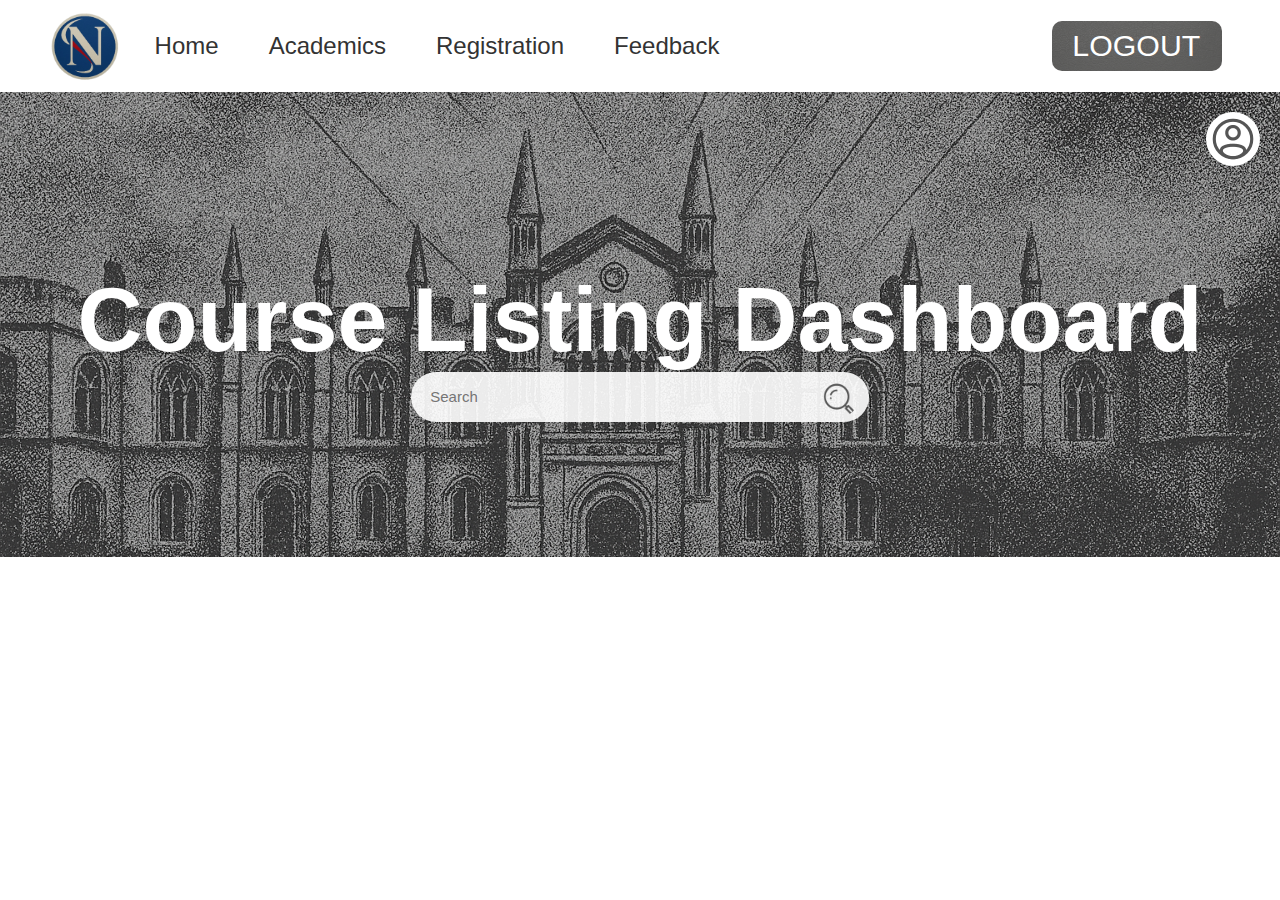
<file: Final Project Implementation/Acadamics/Academics.html>
<!DOCTYPE html>
<html lang="en">

<head>
    <meta charset="UTF-8">
    <meta name="viewport" content="width=device-width, initial-scale=1.0">
    <title>Academics</title>
    <link rel="stylesheet" href="AcademicsStyle.css">
</head>

<body>
    <div class="notifications"></div>
    <nav class="Navigation">
        <img src="../Images/Hilcoe's Logo.png" alt="" width="7%">
        <a href="../Home Page/Home.html">Home</a>
        <a href="">Academics</a>
        <a href="../Registration/Registration.html">Registration</a>
        <a href="../Help and Feedback/Feedback.html">Feedback</a>
        <button><a href="http://localhost:8000/Login/LoginPage.html">Logout</a></button>
    </nav>
    <section class="AcademicsContent">
        <section class="CourseInformationPanel">
            <div class="CourseSearchInfo">
                <div class="BlackCover">
                    <div class="ProfileButton"><img src="../Icons/Test Account.png" alt="" width="50px" height="50px">
                    </div>
                    <h1>Course Listing Dashboard</h1>
                    <div class="SearchBar">
                        <div class="SearchDesign">
                            <input type="search" name="" id="SeachBarInput" placeholder="Search">
                            <img src="../Icons/Search.png" alt="" width="40px" height="40px">
                        </div>
                    </div>
                </div>
            </div>
            <div class="CourseSearchContent">
                <div class="CoursePanelTemp">
                    <img src="Course Code Images/Course Background.jpg" alt="" width="100%" height="100%" class="CourseCodeIMG">
                    <input type="text" value="Computer Network" class="CourseTitle">
                    <input type="text" value="Credit Hour" class="CouseCreditHour">
                    <input type="text" value="Course Type" class="CourseType">
                    <textarea name="Description" id="" class="CourseDescription">This is the course Content</textarea>
                </div>
            </div>
        </section>
        <section class="StudentsPersonalInformation">
            <div class="StudentInformation">
                <form action="">
                    <fieldset>
                        <img src="../Icons/Back Arrow.png" alt="" width="50px" height="50px" ID="BackImage">
                    </fieldset>
                    <fieldset>
                        <input type="text" readonly>
                    </fieldset>
                    <fieldset>
                        <legend>Student ID</legend>
                        <input type="text" readonly>
                    </fieldset>
                    <fieldset>
                        <legend>CGPA</legend>
                        <input type="text" readonly>
                    </fieldset>
                    <fieldset>
                        <legend>Batch</legend>
                        <input type="text" readonly>
                    </fieldset>
                    <fieldset>
                        <legend>Phone Number</legend>
                        <input type="text" readonly>
                    </fieldset>
                    <fieldset>
                        <legend>Program</legend>
                        <input type="text" readonly>
                    </fieldset>
                    <fieldset>
                        <legend>Academics Year</legend>
                        <input type="text" readonly>
                    </fieldset>
                </form>
            </div>
            <div class="CourseTakenContent">
                <fieldset class="YearTemplate">
                    <legend>2025</legend>
                    <div class="">
                        <h1>Season_Title</h1>
                        <table border="" cellspacing="5px">
                            <tr class="CourseHistoryheader">
                                <td class="CC">Course Code</td>
                                <td class="CT">Course Title</td>
                                <td class="CH">Credit Hour</td>
                                <td class="GradeValue">Grade</td>
                                <td class="PointsValue">Point</td>
                            </tr>
                            <tr class="CourseCont">
                                <td class="CC">CS---</td>
                                <td class="CT">XXXX XXXX XXXX</td>
                                <td class="CH">XX</td>
                                <td class="GradeValue">A+</td>
                                <td class="PointsValue">XX.XX</td>
                            </tr>
                            <tr class="GPA_Calculation">
                                <td class="Comulatative_GPA" colspan="4">GPA</td>
                                <td class="Value_GPA">X.XX</td>
                            </tr>
                        </table>
                    </div>
                </fieldset>
            </div>
        </section>
    </section>
</body>
<script src="AcademicsScript.js"></script>
</html>
</file>
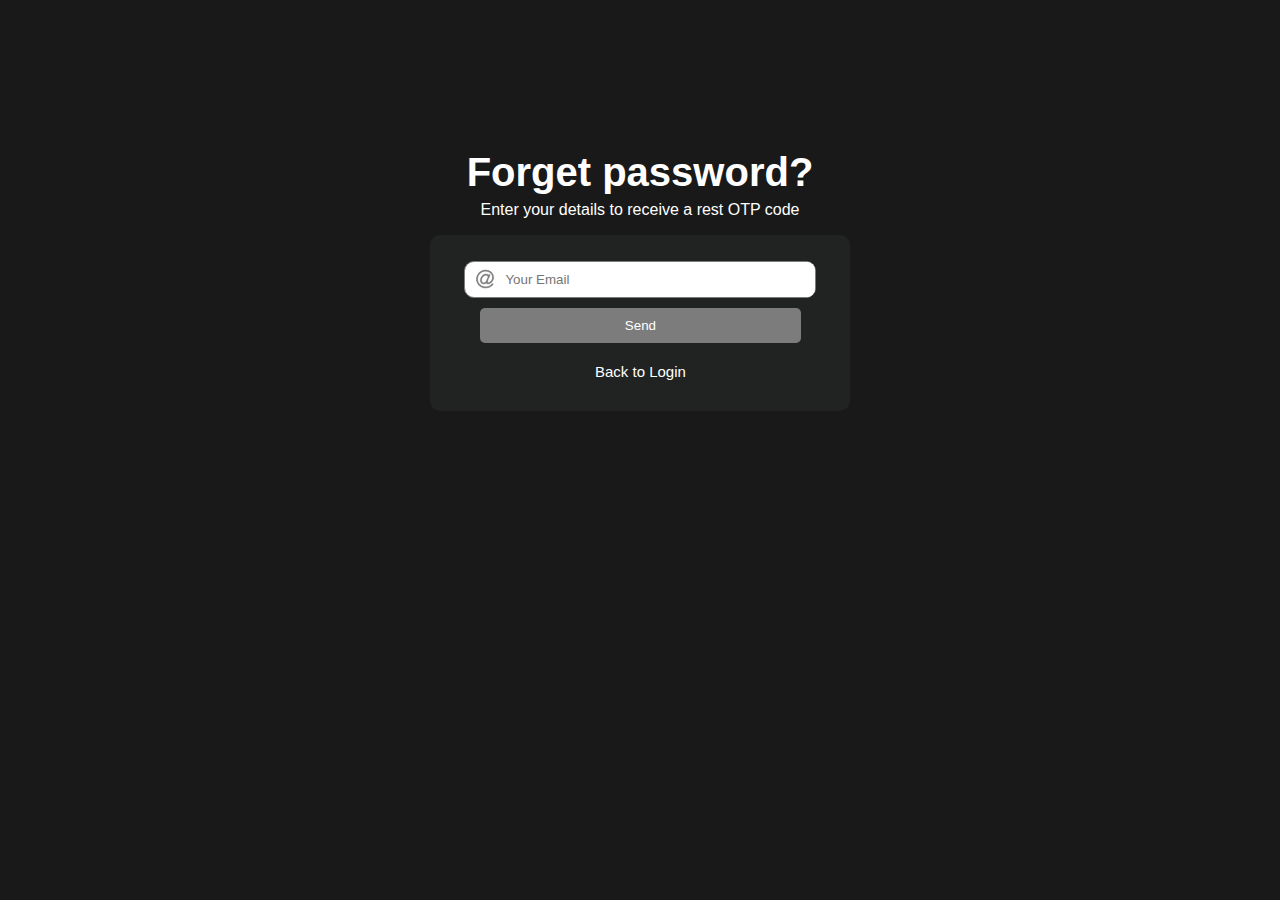
<file: Final Project Implementation/Forget Password/Forget_Page.html>
<!DOCTYPE html>
<html lang="en">
<head>
    <meta charset="UTF-8">
    <meta name="viewport" content="width=device-width, initial-scale=1.0">
    <title>Forget Page</title>
    <link rel="stylesheet" href="ForgetStyle.css">
</head>
<body>
    <div class="notifications"></div>
    <section id="EmailPanel" class="panel">
        <h1>Forget password?</h1>
        <p>Enter your details to receive a rest OTP code</p>
        <div class="FormPanel">
            <form class="EmailInputForm">
                <fieldset>
                    <form method="POST">
                        <div class="EmailContainer">
                            <img src="../Icons/At sign.png" alt="">
                            <input type="email" class="EmailButton" placeholder="Your Email">
                        </div>
                        <div>
                            <input type="button" value="Send" class="SendButton">
                        </div>
                    </form>
                    <div>
                        <a href="../Login/LoginPage.html">Back to Login</a>
                    </div>
                </fieldset>
            </form>
        </div>
    </section>

    <section id="OTP_Panel" class="panel">
        <h1>Enter OTP Code</h1>
        <p>Enter in your OTP Code to be able to rest your Email</p>
        <div class="OTPForm">
            <form class="OTP_Form" id="otpForm" method="POST">
                <fieldset>
                    <div class="CodeContainer">
                        <input type="text" inputmode="numeric" maxlength="1" class="otp-input" id="otp1">
                        <input type="text" inputmode="numeric" maxlength="1" class="otp-input" id="otp2">
                        <input type="text" inputmode="numeric" maxlength="1" class="otp-input" id="otp3">
                        <input type="text" inputmode="numeric" maxlength="1" class="otp-input" id="otp4">
                    </div>

                    <div>
                        <p class="OTP_info">Enter the OTP code you received in the boxes above.
                            If the timer has finished and the OTP has expired,
                            then click on the Resend OTP to request a new code.</p>
                    </div>

                    <div>
                        <p><span class="OTP_Timer">60s</span></p>
                        <a href="#" class="ResendOTP">Resend OTP Code</a>
                    </div>

                    <div><input type="button" value="Submit" class="SubmitButton"></div>
                </fieldset>
            </form>
        </div>
    </section>

    <section id="RestPanel" class="panel">
        <h1>Enter In Your New Passwrod</h1>
        <p>Enter your new password and confirmation password</p>
        <div class="FormPanel">
            <form class="EmailInputForm" method="POST">
                <fieldset>
                    <div class="RestPassword"><input type="password" class="EmailButton" id="password" placeholder="Your New Password"></div>
                    <div class="ConfirmPassword"><input type="password" class="EmailButton" id="confirm_password" placeholder="Confirm Your Password"></div>
                    <div><input type="button" value="Submit" class="Submit"></div>
                </fieldset>
            </form>
        </div>
    </section>

    <script src="ForgetPage.js"></script>
    <section></section>
</body>
</html>
</file>
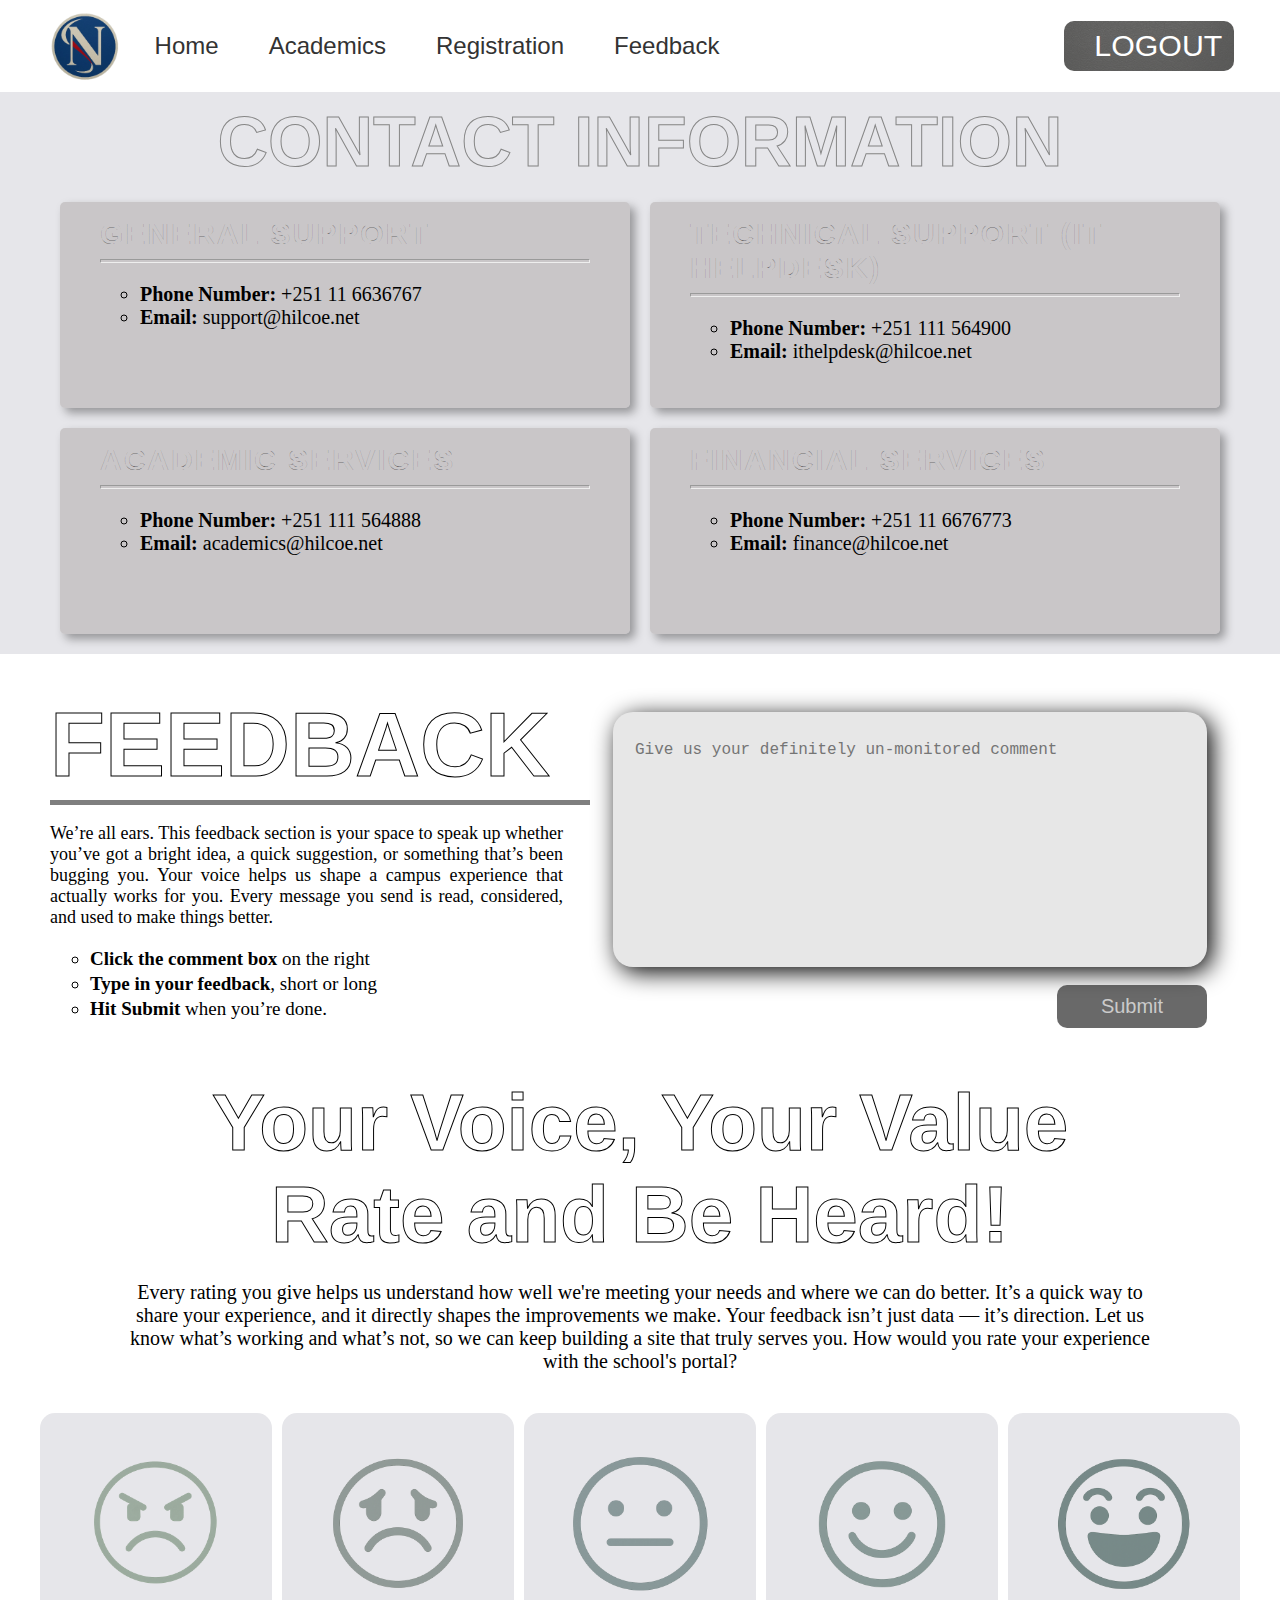
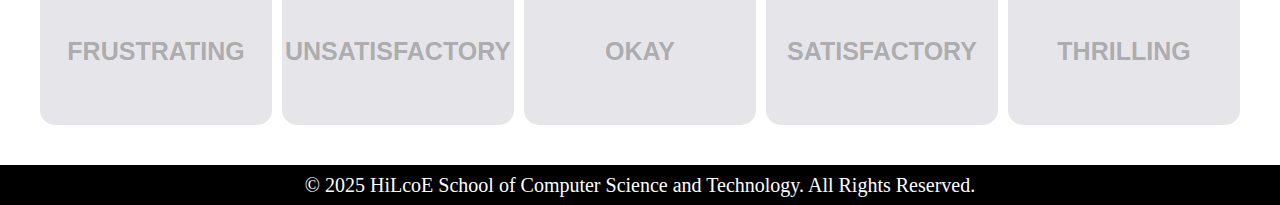
<file: Final Project Implementation/Help and Feedback/Feedback.html>
<!DOCTYPE html>
<html lang="en">

<head>
    <meta charset="UTF-8">
    <meta name="viewport" content="width=device-width, initial-scale=1.0">
    <link rel="stylesheet" href="Feedback.css">
    <title>Feedback</title>
</head>

<body>
    <nav class="Navigation">
        <img src="../Images/Hilcoe's Logo.png" alt="" width="7%">
        <a href="../Home Page/Home.html">Home</a>
        <a href="../Acadamics/Academics.html">Academics</a>
        <a href="../Registration/Registration.html">Registration</a>
        <a href="">Feedback</a>

        <button><a href="http://localhost:8000/Login/LoginPage.html">Logout</a></button>
    </nav>

    <section class="ContactInformation">
        <h1>Contact Information</h1>
        <div class="ContactBlock">
            <h2>General Support</h2>
            <hr style="height: 2px;">
            <p></p>
            <ul type="circle">
                <li><b>Phone Number: </b>+251 11 6636767</li>
                <li><b>Email: </b>support@hilcoe.net</li>
            </ul>
        </div>
        <div class="ContactBlock">
            <h2>Technical Support (IT Helpdesk)</h2>
            <hr style="height: 2px;">
            <p></p>
            <ul type="circle">
                <li><b>Phone Number: </b>+251 111 564900</li>
                <li><b>Email: </b>ithelpdesk@hilcoe.net</li>
            </ul>
        </div>
        <div class="ContactBlock">
            <h2>Academic Services</h2>
            <hr style="height: 2px;">
            <p></p>
            <ul type="circle">
                <li><b>Phone Number: </b>+251 111 564888</li>
                <li><b>Email: </b>academics@hilcoe.net</li>
            </ul>
        </div>
        <div class="ContactBlock">
            <h2>Financial Services</h2>
            <hr style="height: 2px;">
            <p></p>
            <ul type="circle">
                <li><b>Phone Number: </b>+251 11 6676773</li>
                <li><b>Email: </b>finance@hilcoe.net</li>
            </ul>
        </div>
    </section>

    <section class="FeedbackSection">
        <div class="Feed1">
            <h2>FEEDBACK</h2>
            <hr style="width: 100%; height: 5px; border: none; background-color: rgba(0, 0, 0, 0.5);">
            <p>
                We’re all ears. This feedback section is your space to speak up
                whether you’ve got a bright idea, a quick suggestion, or something
                that’s been bugging you. Your voice helps us shape a campus experience
                that actually works for you. Every message you send is read, considered,
                and used to make things better.
            </p>
            <ul type="circle">
                <li><b>Click the comment box</b> on the right</li>
                <li><b>Type in your feedback</b>, short or long</li>
                <li><b>Hit Submit</b> when you’re done.</li>
            </ul>
        </div>

        <div class="Feed2">
            <form>
                <div>
                    <textarea name="FeedbackInfoText" placeholder="Give us your definitely un-monitored comment" id=""></textarea>
                </div>
                <br>
                <input type="button" value="Submit" class="">
            </form>
        </div>
    </section>
    <section class="RatingSection">
        <h2>Your Voice, Your Value <br> Rate and Be Heard!</h2>
        <div class="Para">
            <p>
                Every rating you give helps us understand how well we're meeting
                your needs and where we can do better. It’s a quick way to share
                your experience, and it directly shapes the improvements we make.
                Your feedback isn’t just data — it’s direction. Let us know what’s
                working and what’s not, so we can keep building a site that truly
                serves you. How would you rate your experience with the school's portal?
            </p>
        </div>
        <div class="block Anger">
            <div></div>
            <p>Frustrating</p>
        </div>
        <div class="block Sad">
            <div></div>
            <p>Unsatisfactory</p>
        </div>
        <div class="block Neutral">
            <div></div>
            <p>Okay</p>
        </div>
        <div class="block Satisfied">
            <div></div>
            <p>Satisfactory</p>
        </div>
        <div class="block VerySatisfied">
            <div></div>
            <p>Thrilling</p>
        </div>
    </section>

    <footer>
        <p>© 2025 HiLcoE School of Computer Science and Technology. All Rights Reserved.</p>
    </footer>

</body>
<script src="FeedbackJavascript.js"></script>
</html>
</file>
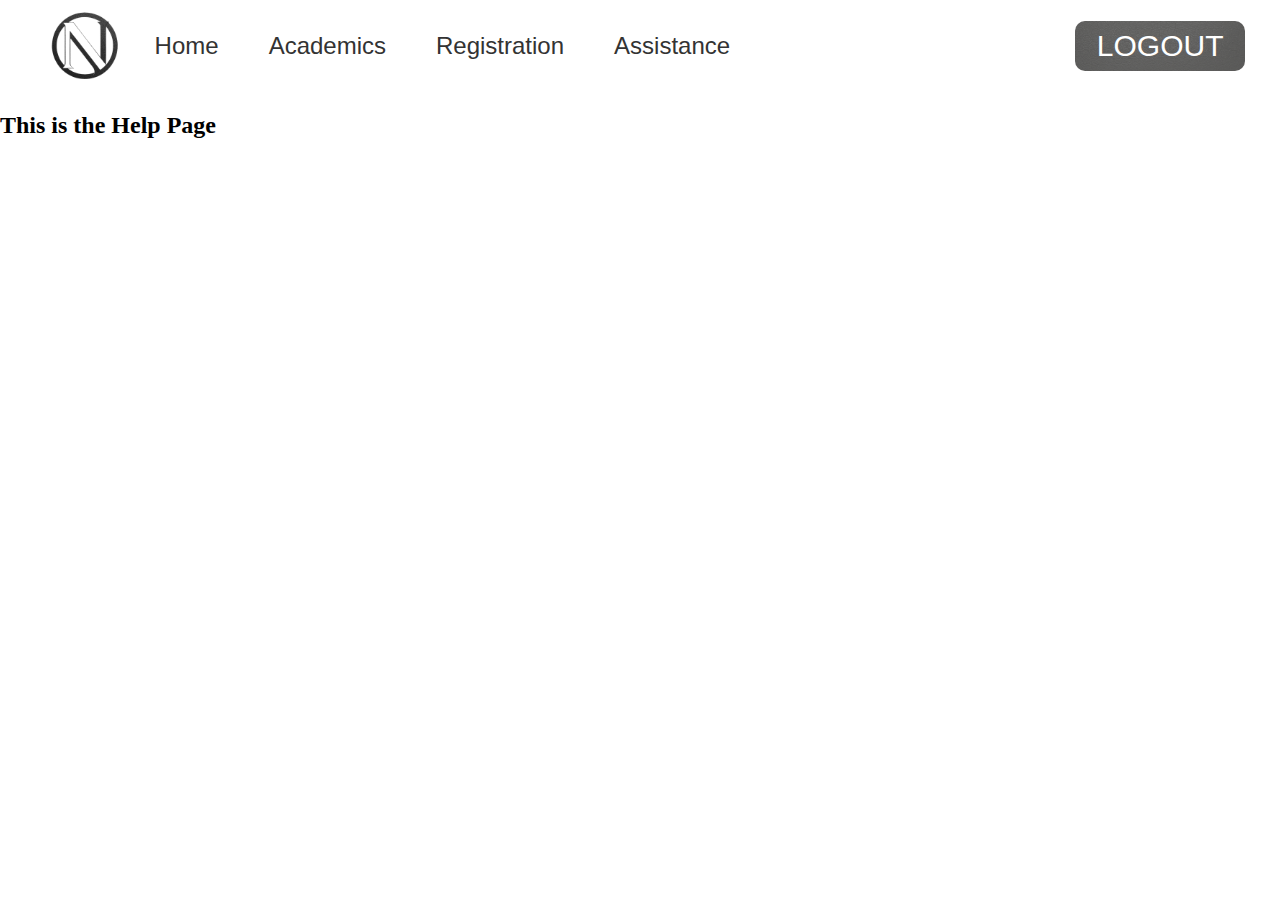
<file: Final Project Implementation/Help and Feedback/Help.html>
<!DOCTYPE html>
<html lang="en">
<head>
    <meta charset="UTF-8">
    <meta name="viewport" content="width=device-width, initial-scale=1.0">
    <link rel="stylesheet" href="HelpStyle.css">
    <title>Help</title>
</head>
<body>
    <nav class="Navigation">
        <img src="../Images/Hilcoe Logo N.png" alt="" width="7%">
        <a href="../Home Page/Home.html">Home</a>
        <a href="../Acadamics/Academics.html">Academics</a>
        <a href="../Registration/Registration.html">Registration</a>
        <ul class="Menu">
            <li type="none">
                <p>Assistance</p>
                <ul class="subMenu" type="none">
                    <li ><a href="">Help</a></li>
                    <li><a href="Feedback.html">Feedback</a></li>
                </ul>
            </li>
        </ul>

        <button>Logout</button>
        
    </nav>

    
        <section>
            <h2>This is the Help Page</h2>
        </section>
        
        <section>

        </section>
        
        <section>

        </section>
        
        <section>

        </section>
        
        <section>

        </section>
        
        <section>

        </section>

</body>
</html>
</file>
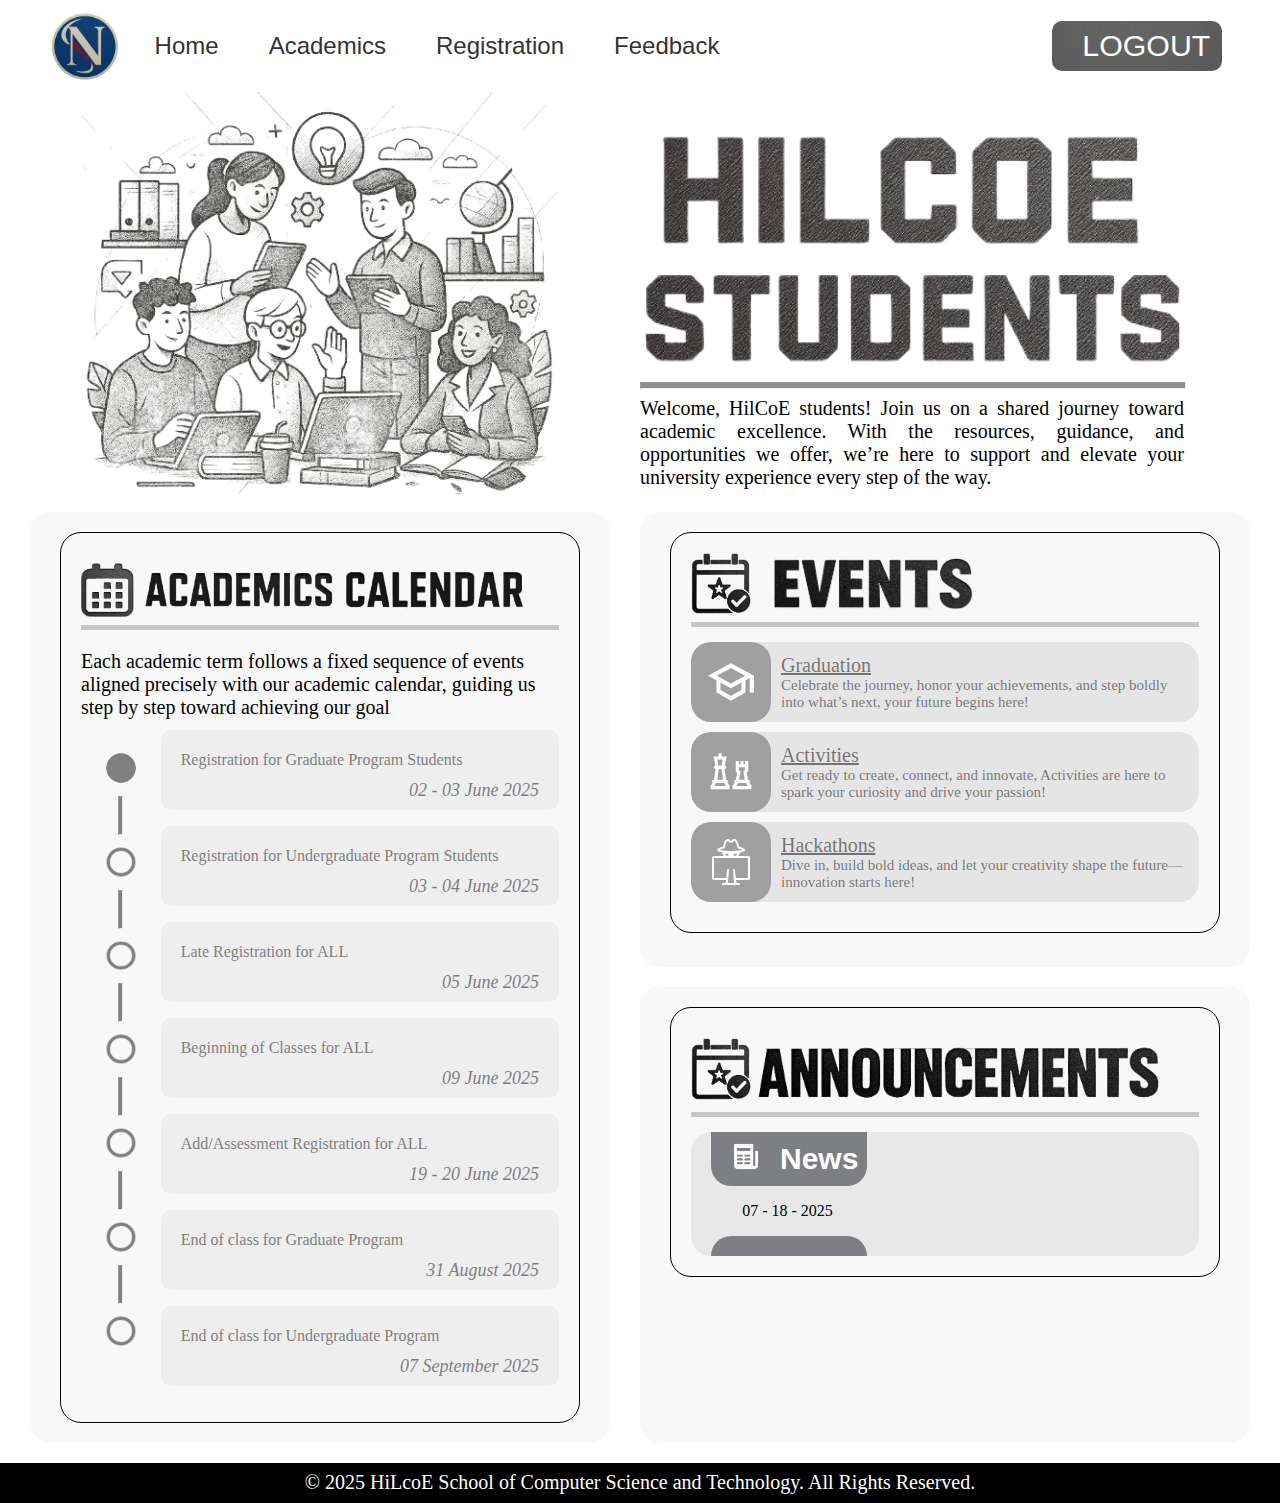
<file: Final Project Implementation/Home Page/Home.html>
<!DOCTYPE html>
<html lang="en">

<head>
    <meta charset="UTF-8">
    <meta name="viewport" content="width=device-width, initial-scale=1.0">
    <link rel="stylesheet" href="HomeStyle.css">
    <title>Hilcoe Student Portal</title>
</head>

<body>
    <nav class="Navigation">
        <img src="../Images/Hilcoe's Logo.png" alt="" width="7%">
        <a href="">Home</a>
        <a href="../Acadamics/Academics.html">Academics</a>
        <a href="../Registration/Registration.html">Registration</a>
        <a href="../Help and Feedback/Feedback.html">Feedback</a>
        
        <button><a href="http://localhost:8000/Login/LoginPage.html">Logout</a></button>
    </nav>

    <section class="GreetingSection">
        <section class="GreetingImage">
            <img src="../Images/Greeting Image Logo.png" alt="" width="75%">
        </section>

        <section class="GreetingLogo">
            <img src="../Images/Hilcoe_Logo-removebg-preview.png" alt="" width="85%">
            <hr style="height: 5px; background-color: rgba(0, 0, 0, 0.452); width:85%; float: left;">
            <p>
                Welcome, HilCoE students! Join us on a shared journey toward academic excellence.
                With the resources, guidance, and opportunities we offer, we’re here to support
                and elevate your university experience every step of the way.
            </p>
        </section>
    </section>

    <section class="container">
        <section class="AcademicsSection">
            <section class="Information">
                <div class="titlePanel">
                    <img src="../Icons/Calender_logo-removebg-preview.png" alt="Calendar_Logo" class="Cal_Logo"
                        width="11%">
                    <img src="../Images/Academics.png" alt="Academics_Title" class="Aca_title" width="40%">
                    <img src="../Images/Calendar.png" alt="" width="38%">
                </div>
                <hr style="height: 5px; background-color: rgba(0, 0, 0, 0.2); border: none;">

                <div class="descriptionPanel">
                    <p>Each academic term follows a fixed sequence of events aligned
                        precisely with our academic calendar, guiding us step by step
                        toward achieving our goal</p>
                </div>

                <div class="scheduling">
                    <div class="SCol1">
                        <img src="../Icons/Filled Circle.png" alt="" width="40%">
                        <hr style="height: 37px; width: 3px; background-color:#808080;">
                        <img src="../Icons/Circled Thin.png" alt="" width="40%">
                        <hr style="height: 37px; width: 3px; background-color:#808080;">
                        <img src="../Icons/Circled Thin.png" alt="" width="40%">
                        <hr style="height: 37px; width: 3px; background-color:#808080;">
                        <img src="../Icons/Circled Thin.png" alt="" width="40%">
                        <hr style="height: 37px; width: 3px; background-color:#808080;">
                        <img src="../Icons/Circled Thin.png" alt="" width="40%">
                        <hr style="height: 37px; width: 3px; background-color:#808080;">
                        <img src="../Icons/Circled Thin.png" alt="" width="40%">
                        <hr style="height: 37px; width: 3px; background-color:#808080;">
                        <img src="../Icons/Circled Thin.png" alt="" width="40%">
                    </div>

                    <div class="SCol2">
                        <p class="AcaContent">Registration for Graduate Program Students <br> <i>02 - 03 June 2025</i>
                        </p>
                        <p class="AcaContent">Registration for Undergraduate Program Students <br> <i>03 - 04 June
                                2025</i></p>
                        <p class="AcaContent">Late Registration for ALL <br> <i>05 June 2025</i></p>
                        <p class="AcaContent">Beginning of Classes for ALL <br> <i>09 June 2025</i></p>
                        <p class="AcaContent">Add/Assessment Registration for ALL <br> <i>19 - 20 June 2025</i></p>
                        <p class="AcaContent">End of class for Graduate Program <br> <i> 31 August 2025</i></p>
                        <p class="AcaContent">End of class for Undergraduate Program <br> <i> 07 September 2025</i></p>
                    </div>
                </div>

            </section>
        </section>

        <section class="EventSection">
            <div class="EventInfo">
                <div class="EventTitle">
                    <img src="../Icons/Events_Logo-removebg-preview.png" alt="" width="12%">
                    <img src="../Images/Events Title.png" alt="" width="40%">
                </div>
                <hr style="height: 5px; background-color: rgba(0, 0, 0, 0.2); border: none; margin-bottom: 15px;">

                <div class="EventContent">
                    <div class="EventContentInfo">
                        <img src="../Icons/Graduation.png" alt="">
                        <p><u style="font-size: 20px;">Graduation</u> <br> Celebrate the journey, honor your
                            achievements, and step boldly into what’s next, your future begins here!</p>
                    </div>

                    <div class="EventContentInfo">
                        <img src="../Icons/Chess.png" alt="">
                        <p><u style="font-size: 20px;">Activities</u> <br> Get ready to create, connect, and innovate,
                            Activities are here to spark your curiosity and drive your passion! </p>
                    </div>

                    <div class="EventContentInfo">
                        <img src="../Icons/Hacker.png" alt="">
                        <p><u style="font-size: 20px;">Hackathons</u> <br> Dive in, build bold ideas, and let your
                            creativity shape the future—innovation starts here!</p>
                    </div>
                </div>
            </div>
        </section>

        <section class="AnnouncementsSection">
            <div class="AnnInfo">
                <div class="AnnTitle">
                    <img src="../Icons/Events_Logo-removebg-preview.png" alt="" width="12%">
                    <img src="../Images/Announcements.png" alt="" width="80%">
                </div>
                <hr style="height: 5px; background-color: rgba(0, 0, 0, 0.2); border: none; margin-bottom: 15px;">

                <div class="AnnContent">
                    <div class="ContentPallet">
                        <div class="col1">
                            <div class="Top">
                                <img src="../Icons/News.png" alt="" width="25%" height="25%">
                                <h2>News</h2>
                            </div>
                            <p>07 - 18 - 2025</p>
                            <div class="Bottom"></div>
                        </div>


                        <div class="col2">

                        </div>


                        <!-- <div class="TopCol">
                            <img src="Icons/News.png" alt="" width="70%">
                            <h2>News</h2>
                        </div>
                        <p class="AnnDate">07 - 18 - 2025</p>
                        <div class="BottomCol"></div>
                        <p class="AnnCon">
                            <u>New Online Registration</u><br>HiLcoE now offers
                            online registration! Enroll anytime, anywhere, quick, 
                            easy, and hassle-free.</p> -->
                    </div>
                </div>
            </div>
        </section>
    </section>

    <footer>
        <p>© 2025 HiLcoE School of Computer Science and Technology. All Rights Reserved.</p>
    </footer>
</body>

</html>
</file>
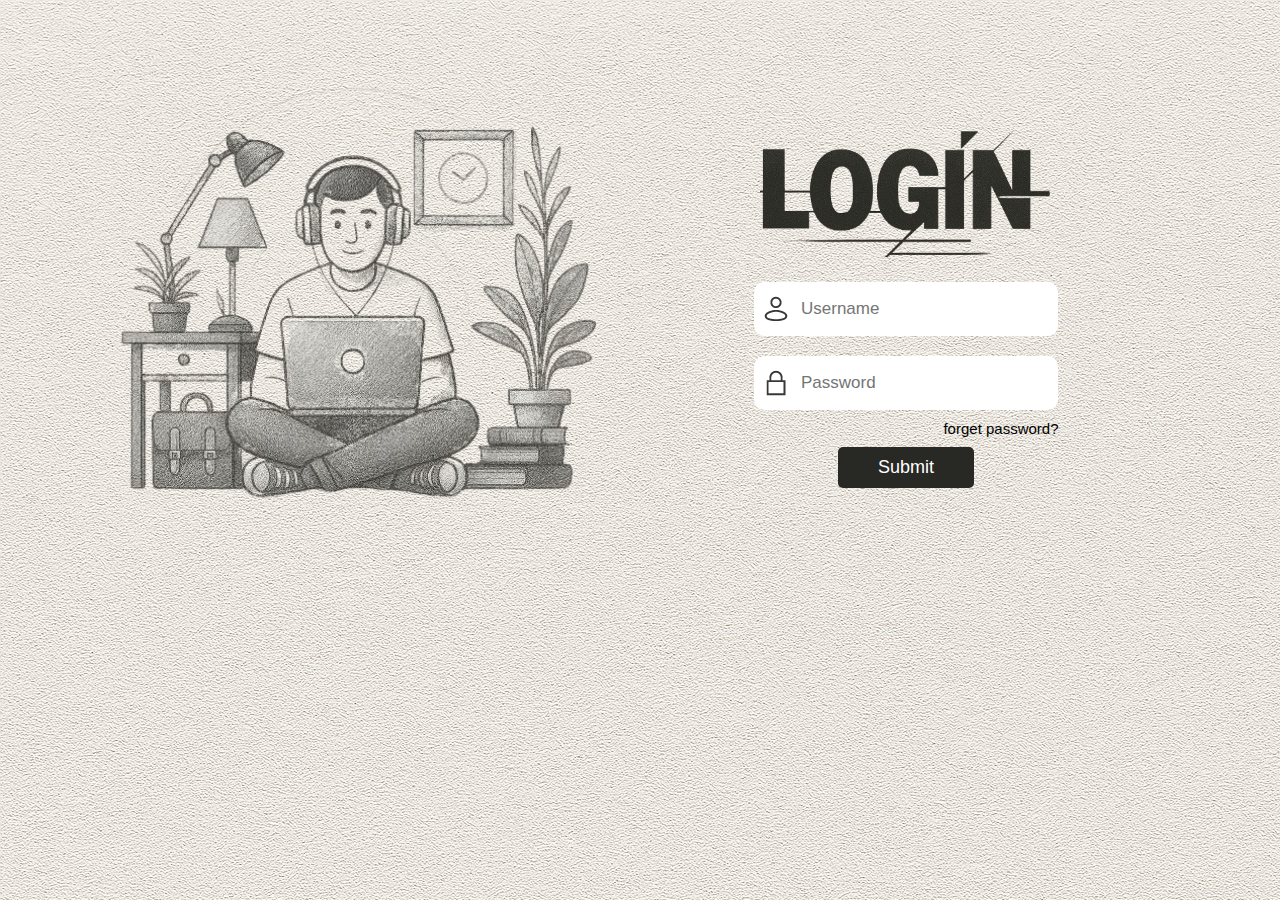
<file: Final Project Implementation/Login/LoginPage.html>
<!DOCTYPE html>
<html lang="en">

<head>
    <meta charset="UTF-8">
    <meta name="viewport" content="width=device-width, initial-scale=1.0">
    <link rel="stylesheet" href="LoginStyle.css">
    <title>Login Page</title>
</head>
<body>
    <div class="notifications"></div>
    <section class="Login_Section">
        <section class="ImagesPanel">
            <img src="../Images/Login Side Image.png" width="80%">
        </section>

        <section class="FormPanel">
            <div class="FormContainer">
                <div class="LoginImageContainer">
                    <img src="../Images/Login Logo.png" alt="" width="55%">
                </div>

                <form method="POST" id="loginForm">
                    <div class="UsernameContainer">
                        <div>
                            <img src="../Icons/User.png" alt="" width="30px" height="30px">
                            <input type="text" name="username" placeholder="Username" required>
                        </div>
                    </div>

                    <div class="PasswordContainer">
                        <div>
                            <img src="../Icons/Lock.png" alt="" width="30px" height="30px">
                            <input type="password" name="password" placeholder="Password" required>
                        </div>
                    </div>

                    <div class="ForgetPasswordContainer">
                        <a href="../Forget Password/Forget_Page.html">forget password?</a>
                    </div>

                    <div class="SubmitContainer">
                        <input type="submit" value="Submit">
                    </div>
                </form>
        </section>
    </section>

</body>
<script src="LoginScript.js" defer></script>
</html>
</file>
<file: Final Project Implementation/Acadamics/AcademicsStyle.css>
/* importing notifications */
@import url('../Toast/style.css');

body {
    margin: 0;
    padding: 0;
}

body, html {
    margin: 0;
    padding: 0;
    height: 100%;
}

.Navigation {
    display: flex;
    align-items: center;
    width: 100%;
}

.Navigation img {
    margin-left: 40px;
    margin-top: 2px;
}

.Navigation a {
    font-family: 'Lato', 'Open Sans', 'Roboto', sans-serif;
    font-weight: 300;
    font-size: 150%;
    color: #333333;
    text-decoration: none;
    margin: 0 25px;
    display: inline-block;
    transition: color 1s ease-in-out, transform 0.5s ease-in-out;
}

nav a:hover {
    color: #000000;
    cursor: pointer;
    transform: scale(1.1);
}

.Navigation button {
    background-image: url(../Images/Submit-Texture.png);
    color: white;
    margin-left: 24%;
    width: 170px;
    height: 50px;
    border: none;
    border-radius: 10px;
    background-size: 100%;
    font-size: 30px;
    opacity: 0.7;
    font-family: 'Julius Sans One', 'Gill Sans', 'Trebuchet MS', 'Century Gothic', sans-serif;
    text-transform: uppercase;
    font-weight: 500;
    transition: opacity 0.6s ease-in-out, transform 0.6s ease-in-out;
    display: flex;
    justify-content: center;
    align-items: center;
}

.Navigation button:hover{
    opacity: 0.8;
    transform: scale(1.05);
}

.Navigation button a{
  color: white;
  font-size: 30px;
  transform: scale(1.01);
}

.Navigation button a:hover{
  font-size: 30px;
}

.AcademicsContent {
    flex: 1;
    display: flex;
    flex-direction: column;
    min-height: 0; /* Allow shrinking */
    position: relative;
}

.CourseInformationPanel {
    flex: 1;
    width: 100%;
    display: flex;
    flex-direction: column;
    min-height: 0; /* Allow shrinking */
    position: relative; /* Create stacking context */
}

.CourseSearchInfo {
    background: url(../Images/University\ Content_3.png);
    background-size: cover;
    background-position: top;
    width: 100%;
    height: 465px;
    min-height: 0; /* Allow shrinking */
    flex-shrink: 0; /* Don't shrink this section */
}

.BlackCover{
    width: 100%;
    height: 100%;
    background-color: #0000004b;
}

.BlackCover div:nth-child(1){
    display: flex;
    justify-content: flex-end;
}

.BlackCover img{
    margin: 20px;
    padding: 2px;
    background-color: white;
    border-radius: 50px;
}

.BlackCover h1{
    color: #ffffff;
    font-family: Impact, Haettenschweiler, 'Arial Narrow Bold', sans-serif;
    font-size: 90px;
    height: 40%;
    display: flex;
    justify-content: center;
    align-items: flex-end;
    margin: 0;
    padding: 0;
}

.SearchBar{
    display: flex;
    justify-content: center;
}

.SearchDesign{
    background-color: rgba(255, 255, 255, 0.904);
    padding: 5px;
    border-radius: 45px;
    display: flex;
    align-items: center;
    width: 35%;
}

#SeachBarInput{
    font-size: 15px;
    height: 70%;
    width: 85%;
    outline: none;
    border: none;
    background-color: transparent;
    font-family: Arial, Helvetica, sans-serif;
}

.SearchBar img{
    padding: 0;
    margin: 0;
    margin-left: 10px;
    margin-right: 5px;
    background-color: transparent;
}

.CourseSearchContent {
    background:linear-gradient(45deg,#020a1f, #010510);
    display: none;
    flex-direction: column;
    align-items: center;
    position: relative;
    box-sizing: border-box;
    padding: 0px; /* Default padding */
}

.CourseSearchContent.active {
    overflow-y: auto;
}

/* Course panel template (hidden but available for cloning) */
.CoursePanelTemp[data-is-template="true"] {
    display: grid !important;
    opacity: 0 !important;
    height: 0 !important;
    overflow: hidden !important;
    margin: 0 !important;
    padding: 0 !important;
    visibility: hidden !important;
    min-height: 0 !important;
}

/* Actual course panels that get created */
.course-panel {
    width: 70%;
    background: linear-gradient(90deg, #212224, #2C2F35);
    height: 200px; /* Fixed height for each course panel */
    border: none;
    border-radius: 10px;
    display: grid !important;
    grid-template-columns: 0.3fr 1fr 0.2fr;
    opacity: 0; /* Start with opacity 0 */
    visibility: visible !important;
    margin-bottom: 20px;
    transition: opacity 1s ease-in-out; /* 1 second fade transition */
    overflow: hidden;
    box-sizing: border-box;
}

/* Ensure all form elements are visible in cloned panels */
.course-panel .CouseCreditHour,
.course-panel .CourseDescription {
    display: block !important;
    opacity: 1 !important;
    visibility: visible !important;
}

.CoursePanelTemp {
    width: 70%;
    background: linear-gradient(90deg, #212224, #2C2F35);
    height: 40%;
    border: none;
    border-radius: 10px;
    display: grid;
    opacity: 0;
    grid-template-columns: 0.3fr 1fr 0.2fr;
    transition: height 0.5s ease-in-out;
    overflow: hidden;
    display: none;
    margin-bottom: 20px;
}

/* FIXES FOR COURSE SEARCH FUNCTIONALITY */

/* Ensure template is available for cloning (hidden but not display:none) */
.CoursePanelTemp[data-is-template="true"] {
    display: grid !important;
    opacity: 0 !important;
    height: 0 !important;
    overflow: hidden !important;
    margin: 0 !important;
    padding: 0 !important;
    visibility: hidden !important;
}

/* Show cloned course panels */
.course-panel {
    display: grid !important;
    opacity: 1 !important; /* This will be overridden by inline style initially */
    height: 125px !important;
    margin-bottom: 20px !important;
    visibility: visible !important;
    transition: opacity 1s ease-in-out; /* Ensure transition is applied */
}

/* Ensure all form elements are visible in cloned panels */
.course-panel .CouseCreditHour,
.course-panel .CourseDescription {
    display: block !important;
    opacity: 1 !important;
    visibility: visible !important;
}

/* Dynamic height management */
.CourseSearchContent.active {
    display: flex !important;
    flex-direction: column;
    overflow-y: auto;
    transition: height 1s ease-in-out;
}

.CourseInformationPanel.resized {
    transition: height 0.5s ease-in-out;
}

/* Make sure search content is visible when expanded */
.CourseSearchContent:not([style*="display: none"]) {
    display: flex !important;
}

.CourseCodeIMG {
    grid-column: 1;
    grid-row: span 3;
    border-top-left-radius: 10px;
    border-bottom-left-radius: 10px;
    width: 100%;
    height: 100%;
    transition: height 0.35s ease-in-out;
    overflow: hidden;
}

.CourseTitle {
    grid-column: 2;
    grid-row: 1;
    margin-left: 4.6%;
    margin-top: 1%;
    margin-bottom: 1%;
    font-size: 20px;
    height: 80%;
    background-color: transparent;
    color: white;
    border: none;
    outline: none;
    font-family: serif;
}

.DropDownArrow {
    grid-column: 3;
    grid-row: 1;
    margin-top: 5%;
    margin-bottom: 5%;
    margin-left: auto;
    margin-right: 10%;
}

.CouseCreditHour {
    grid-column: 2;
    grid-row: 2;
    margin-left: 5%;
    margin-bottom: 1%;
    font-size: 15px;
    display: none;
    color: white;
    background-color: transparent;
    border: none;
    outline: none;
    font-family: serif;
    width: 50%;
}

.CourseType{
    grid-column: 3;
    grid-row: 2;
    background-color: transparent;
    border: none;
    outline: none;
    color: white;
    margin-left: -50%;
    font-size: 15px;

}

.CourseDescription {
    grid-column: 2 / span 2;
    grid-row: 3;
    outline: none;
    resize: none;
    margin-left: 4%;
    margin-right: 4%;
    margin-bottom: 1%;
    font-size: 13px;
    display: none;
    background-color: transparent;
    color: white;
    border: none;
    outline: none;
    font-family: serif;
}

.CouseCreditHour,
.CourseDescription {
    opacity: 0;
    transition: opacity 0.5s ease-in-out;
    display: block;
}

/*  Personal Information */
.StudentsPersonalInformation{
    height: 400px;
    display: grid;
    grid-template-rows: 0.8fr 1fr;
}

.StudentInformation{
    background:linear-gradient(45deg,#041642, #020d29);
    margin: 0;
    padding: 20px;
    /* background-color: red; */
}

.StudentInformation form{
    display: grid;
    grid-template-columns: 0.1fr 0.8fr 1fr 1fr;
    width: 100%;
    row-gap: 15px;
    column-gap: 50px;
}

.StudentInformation form fieldset{
    border: 1px solid #555;
    border-radius: 10px;
    margin-bottom: 1%;
}

.StudentInformation form fieldset legend{
    color: white;
    font-size: 18px;
    font-family: Arial, Helvetica, sans-serif;
}

.StudentInformation form fieldset:nth-child(1){
    grid-column: 1;
    grid-row: span 7;
    padding: 0;
    border: none;
    padding-left: 15px;
}

.StudentInformation form fieldset:nth-child(2){
    grid-column: span 3;
    border: none;
    display: flex;
    flex-direction: column;
    justify-content: center;
    align-items: center;
}

.StudentInformation form fieldset:nth-child(2) input{
    font-size: 30px;
}


.StudentInformation form fieldset input{
    width: 100%;
    height: 100%;
    background-color: transparent;
    border: none;
    outline: none;
    color: #c7c7c7;
    font-size: 20px;
    padding: 0;
}

/*  
     /////////////////////////////////////////
    ///     Student History Information   ///
   /////////////////////////////////////////

*/

.CourseTakenContent{
    width: auto;
    padding: 5%;
    padding-top: 1%;
}

.YearTemplate{
    border-radius: 15px;
    padding-left: 3%;
    border: 2px solid #555;
    margin-bottom: 2%;
}

.YearTemplate legend{
    font-size: 40px;
    color: #555;
    padding: 0;
    margin: 0;
    padding-right: 20px;
    padding-left: 20px;
    margin-bottom: -2%;
    font-family: Arial, Helvetica, sans-serif;
}

.YearTemplate h1{
    font-family: Arial, Helvetica, sans-serif;
    color: #989898;
    margin: 0;
    margin-top: 2%;
    margin-bottom: 1%;
    margin-left: 10px;
}

.YearTemplate table{
    width: 98%;
    margin-top: -10px;
    border: none;
    margin-bottom: 1%;
}

.YearTemplate td{
    padding: 1%;
}

.CourseHistoryheader td{
    border: none;
    border-radius: 2px;
    background-color: #353A3E;
    color: white;
    font-family: Arial, Helvetica, sans-serif;
    font-size: 20px;
}

.CourseCont td{
    border: 1PX solid #55555553;
    border-radius: 2px;
    color: #555555a8;
    font-family: Arial, Helvetica, sans-serif;
    font-size: 18px;
}

.GPA_Calculation td{
    border: 1px solid rgba(0, 0, 0, 0.295);
    border-radius: 2px;
    color: rgba(0, 0, 0, 0.477);
    font-family: Arial, Helvetica, sans-serif;
    font-size: 20px;
}

.CC{
    width: 150px;
    text-align: center;
}

.CT{
    width: 550px;
}

.CH{
    width: 125px;
    text-align: center;
}

.GradeValue, .PointsValue, .Value_GPA{
    text-align: center;
}




/* 
     ////////////////////
    // Footer styling //
   ////////////////////
*/

footer {
    background-color: #000000;
    color: white;
    height: 38px;
    display: flex;
    justify-content: center;
    font-size: 20px;
    align-items: center;
}
</file>
<file: Final Project Implementation/Forget Password/ForgetStyle.css>
/* importing notifications */
@import url('../Toast/style.css');

body{
    background-color: #191919;
}

#EmailPanel h1{
    margin-top: 150px;
    font-family: Arial, Helvetica, sans-serif;
    color: white;
    font-size: 40px;
    text-align: center;
    margin-bottom: -10px;
}

.FormPanel{
    display: flex;
    justify-content: center;
}

#EmailPanel p{
    color: white;
    font-family: Arial, Helvetica, sans-serif;
    text-align: center;
}

.EmailInputForm{
    width: 30%;
    background-color: #212322;
    border-radius: 10px;
    padding: 20px 20px 20px 20px;   
}

.EmailButton{
    padding: 10px;
    border-radius: 8px;
    border: none;
    width: 300px;
    outline: none;
    color: #7C7C7C;
}

.EmailInputForm fieldset{
    border-radius: 100px;
    border: none;
    display: flex;
    flex-direction: column;
    align-items: center;
}

.EmailContainer{
    background-color: white;
    border: 1px solid #7C7C7C;
    border-radius: 10px;
    display: flex;
    align-items: center;
}

.EmailContainer img{
    width: 20px;
    height: 20px;
    margin-left: 10px;
}


.SendButton, .Submit{
    margin-top: 10px;
    padding: 10px 145px 10px 145px;
    border: none;
    border-radius: 5px;
    background-color: #7C7C7C;
    border: none;
    color: white;
    margin-bottom: 20px;
}

.EmailInputForm a{
    text-decoration: none;
    color: white;
    font-family: Arial, Helvetica, sans-serif;
    font-size: 15px;
}

#OTP_Panel h1{
    margin-top: 100px;
    font-family: Arial, Helvetica, sans-serif;
    color: white;
    font-size: 40px;
    text-align: center;
    margin-bottom: -10px;
}

#OTP_Panel p{
    color: white;
    font-family: Arial, Helvetica, sans-serif;
    text-align: center;
    margin: 10px;
}

.OTPForm{
    display: flex;
    justify-content: center;
}

.OTP_Form{
    width: 40%;
    background-color: #212322;
    border-radius: 10px;
    padding: 20px 20px 20px 20px;   
}

.OTP_Form fieldset{
    border-radius: 100px;
    border: none;
    display: flex;
    flex-direction: column;
    align-items: center;
}

.CodeContainer input{
    width: 105px;
    height: 105px;
    border-radius: 5px;
    border: none;
    font-size: 50px;
    text-align: center;
    margin-right: 2px;
}

.SubmitButton{
    margin-top: 10px;
    padding: 10px 145px 10px 145px;
    border: none;
    border-radius: 5px;
    background-color: #7C7C7C;
    border: none;
    color: white;
    margin-bottom: 20px;
}

.OTP_info{
    
}

.OTP_Timer{
    font-size: 30px;
}

#RestPanel h1{
    margin-top: 150px;
    font-family: Arial, Helvetica, sans-serif;
    color: white;
    font-size: 40px;
    text-align: center;
    margin-bottom: -10px;
}

#RestPanel p{
    color: white;
    font-family: Arial, Helvetica, sans-serif;
    text-align: center;
}

.ResendOTP{
    text-decoration: none;
    font-family: Arial, Helvetica, sans-serif;
    color: #7C7C7C;
}

.RestPassword{
    margin-bottom: 10px;
}
</file>
<file: Final Project Implementation/Help and Feedback/Feedback.css>
body {
  margin: 0;
  padding: 0;
}

.Navigation {
  display: flex;
  align-items: center;
  width: 100%;
}

.Navigation img {
  margin-left: 40px;
  margin-top: 2px;
}

.Navigation a {
  font-family: 'Lato', 'Open Sans', 'Roboto', sans-serif;
  font-weight: 300;
  font-size: 150%;
  color: #333333;
  text-decoration: none;
  margin: 0 25px;
  display: inline-block;
  transition: color 1s ease-in-out, transform 0.5s ease-in-out;
}

nav a:hover {
  color: #000000;
  cursor: pointer;
  transform: scale(1.1);
}

.Navigation button {
  background-image: url(../Images/Submit-Texture.png);
  color: white;
  margin-left: 25%;
  width: 170px;
  height: 50px;
  border: none;
  border-radius: 10px;
  background-size: 100%;
  font-size: 30px;
  opacity: 0.7;
  font-family: 'Julius Sans One', 'Gill Sans', 'Trebuchet MS', 'Century Gothic', sans-serif;
  text-transform: uppercase;
  font-weight: 500;
}

.Navigation button a{
  color: white;
  font-size: 30px;
  transform: scale(1.01);
}

.Navigation button a:hover{
  font-size: 30px;
}

/* 

     /////////////////////////////////
    // Contact Information styling //
   /////////////////////////////////

*/

.ContactInformation {
  background-color: #E6E6EA;
  display: grid;
  grid-template-columns: 1fr 1fr;
  grid-template-rows: 0.1fr 1fr 1fr;
  padding: 0px;
  gap: 20px;
  padding-left: 60px;
  padding-right: 60px;
  padding-bottom: 20px;
}

.ContactInformation h1 {
  margin-top: 10px;
  margin-bottom: 0px;
  font-size: 70px;
  text-transform: uppercase;
  font-weight: 900;
  font-family: Arial, Helvetica, sans-serif;
  text-align: center;
  color: transparent;
  -webkit-text-stroke: 1px #868686;
  grid-column: span 2;
  transition: color 0.7s ease-in-out;
}

.ContactInformation:hover h1 {
  color: #868686;
}

.ContactBlock {
  background-color: #b4afaf93;
  border-radius: 5px;
  padding: 5px 40px 25px;
  box-shadow: 5px 5px 10px rgba(0, 0, 0, 0.349);
  transition: transform 0.7s ease-in-out, box-shadow 0.6s ease-in-out;
}

.ContactBlock:hover {
  transform: scale(1.02);
  box-shadow: 0px 0px 40px rgb(255, 255, 255);
}

.ContactBlock h2 {
  font-size: 30px;
  font-family: Impact, Haettenschweiler, 'Arial Narrow Bold', sans-serif;
  color: white;
  text-transform: uppercase;
  color: transparent;
  -webkit-text-stroke: 0.1px black;
  letter-spacing: 2px;
  margin: 0px;
  margin-top: 10px;
}

.ContactBlock ul {
  font-size: 20px;
}

/* 
     //////////////////////////////
    // Feedback section styling //
   //////////////////////////////
*/

.FeedbackSection {
  display: grid;
  grid-template-columns: 1fr 1fr;
  /* background-color: red; */
}

.Feed1 {
  padding: 0px 50px 0px;
}

.Feed1 h2 {
  font-family: Arial, Helvetica, sans-serif;
  font-size: 90px;
  color: transparent;
  -webkit-text-stroke: 1px black;
  margin-top: 40px;
  margin-bottom: -5px;
  transition: color 0.7s ease-in-out;
}

.FeedbackSection:hover h2 {
  color: black;
}

.Feed1 p {
  font-size: 18px;
  text-align: justify;
  width: 95%;
}

.Feed1 li {
  font-size: 19px;
  line-height: 25px;
}

.Feed2 {
  display: grid;
  justify-content: center;
  align-items: center;
  margin-left: -100px;
}

.Feed2 form div {
  background-color: #E7E7E7;
  box-shadow: 5px 5px 25px black;
  padding: 0px 20px 5px;
  border-radius: 20px;
  margin-top: 50px;
}

.Feed2 textarea {
  margin-top: 5%;
  width: 550px;
  height: 200px;
  margin-bottom: 15px;
  border: none;
  background-color: #E7E7E7;
  resize: none;
  outline: none;
  font-size: 16px;
  font-family: 'Courier New', Courier, monospace;
}

.Feed2 input {
  float: right;
  width: 150px;
  padding: 10px 30px 10px;
  border-radius: 10px;
  border: none;
  font-size: 20px;
  background-color: #333333bb;
  color: rgba(255, 255, 255, 0.658);
  transition: transform 0.7s ease-in-out, color 0.7s ease-in-out, background-color 0.7s ease-in-out;
}

.Feed2 input:hover {
  transform: scale(1.05);
  color: white;
  background-color: #333333;
}

/* 
     ////////////////////////////
    // Rating Section styling //
   ////////////////////////////
*/


.RatingSection {
  margin-top: 0px;
  margin-bottom: 0px;
  display: grid;
  grid-template-columns: 1fr 1fr 1fr 1fr 1fr;
  grid-template-rows: 0.1fr 0.3fr 1.7fr;
  justify-content: center;
  column-gap: 10px;
  padding: 40px;
}

.RatingSection h2 {
  margin-top: 0px;
  margin-bottom: 0px;
  grid-column: span 5;
  text-align: center;
  font-family: Arial, Helvetica, sans-serif;
  font-size: 80px;
  color: transparent;
  -webkit-text-stroke: 1px black;
  transition: color 0.7s ease-in-out;
}

.RatingSection:hover h2 {
  color: black;
}

.Para {
  grid-column: span 5;
  margin: 0;
  display: flex;
  justify-content: center;
}

.Para p {
  text-align: center;
  width: 85%;
  margin-bottom: 40px;
  font-size: 20px;
}

.block {
  text-align: center;
  background-color: #E6E6EA;
  color: white;
  transition: transform 0.7s ease-in-out, background-color 0.8s ease-in-out;
  padding-top: 30px;
  border-radius: 15px;
}

.block img {
  margin-bottom: -30px;
}

.block:hover {
  transform: scale(1.05);
}

.block p {
  color: #4f4f4f66;
  font-family: Arial, Helvetica, sans-serif;
  font-size: 25px;
  font-weight: 700;
  text-transform: uppercase;
}

.Anger:hover {
  background-color: #FF4C4C;
}

.Anger div {
  background-image: url("../Icons/Angry\ emoji.png");
  background-size: 70%;
  background-repeat: no-repeat;
  background-position-x: center;
  width: 100%;
  height: 60%;
  transition: background-image 1s ease-in-out;
}

.Anger:hover div {
  background-image: url(../Icons/Angry\ emoji\ white.png);
}

/* Sadness Ratting */

.Sad:hover {
  background-color: #FFA200;
}

.Sad div {
  background-image: url("../Icons/Sad.png");
  background-size: 70%;
  background-repeat: no-repeat;
  background-position-x: center;
  width: 100%;
  height: 60%;
  transition: background-image 1s ease-in-out;
}

.Sad:hover div {
  background-image: url("../Icons/Sad\ White.png");
}

/* Neutral Ratting */

.Neutral:hover {
  background-color: #8de5dbdb;
}

.Neutral div {
  background-image: url("../Icons/Neutral.png");
  background-size: 70%;
  background-repeat: no-repeat;
  background-position-x: center;
  width: 100%;
  height: 60%;
  transition: background-image 1s ease-in-out;
}

.Neutral:hover div {
  background-image: url("../Icons/Neutral\ white.png");
}

/* Satisfaction Ratting */

.Satisfied:hover {
  background-color: #2FC4B2;
}

.Satisfied div {
  background-image: url("../Icons/Happy.png");
  background-size: 70%;
  background-repeat: no-repeat;
  background-position-x: center;
  width: 100%;
  height: 60%;
  transition: background-image 1s ease-in-out;
}

.Satisfied:hover div {
  background-image: url("../Icons/Happy\ white.png");
}

/*  Very Satisfied styling */

.VerySatisfied:hover {
  background-color: #66BB6A;
}

.VerySatisfied div {
  background-image: url("../Icons/Excited.png");
  background-size: 70%;
  background-repeat: no-repeat;
  background-position-x: center;
  width: 100%;
  height: 60%;
  transition: background-image 1s ease-in-out;
}

.VerySatisfied:hover div {
  background-image: url("../Icons/Excited\ white.png");
}

/* 

     ////////////////////
    // Footer styling //
   ////////////////////

*/

footer {
  background-color: #000000;
  color: white;
  height: 40px;
  display: flex;
  justify-content: center;
  font-size: 20px;
  align-items: center;
}
</file>
<file: Final Project Implementation/Help and Feedback/HelpStyle.css>
body {
  margin: 0;
  padding: 0;
}

.Navigation {
  display: flex;
  align-items: center;
  width: 100%;
}

.Navigation img {
  margin-left: 40px;
  margin-top: 2px;
}

.Navigation a {
  font-family: 'Lato', 'Open Sans', 'Roboto', sans-serif;
  font-weight: 300;
  font-size: 150%;
  color: #333333;
  text-decoration: none;
  margin: 0 25px;
  display: inline-block;
  transition: color 1s ease-in-out, transform 0.5s ease-in-out;
}

nav a:hover {
  color: #000000;
  cursor: pointer;
  transform: scale(1.1);
}

.Navigation button {
  background-image: url(../Images/Submit-Texture.png);
  color: white;
  margin-left: 25%;
  width: 170px;
  height: 50px;
  border: none;
  border-radius: 10px;
  background-size: 100%;
  font-size: 30px;
  opacity: 0.7;
  font-family: 'Julius Sans One', 'Gill Sans', 'Trebuchet MS', 'Century Gothic', sans-serif;
  text-transform: uppercase;
  font-weight: 500;
  transition: opacity 0.6s ease-in-out, transform 0.6s ease-in-out;
}

.Navigation button:hover{
    opacity: 0.8;
    transform: scale(1.05);
}

.Menu{
    position: relative;
    padding: 0;
    font-size: 150%;
    font-family: 'Lato', 'Open Sans', 'Roboto', sans-serif;
    font-weight: 300;
    color: #333333;
    text-decoration: none;
    margin: 0 25px;
    display: inline-block;
    transition: color 1s ease-in-out, transform 0.5s ease-in-out;
}

.Menu:hover{
    color: #000000;
    cursor: pointer;
    transform: scale(1.1);
}

.subMenu{
    opacity: 0;
    pointer-events: none;
    position: absolute;
    top: 50%;
    left: -30%;
    transition: top 1s ease-in-out;
}

.subMenu a{
    font-size: 50%;
    color: white;
}
.subMenu a:hover{
    color: white;
}

.Menu:hover .subMenu{
    top: 80%;
    background: linear-gradient(45deg, #E7E7E7, #D1D1D1);
    border-radius: 5px;
    opacity: 1;
    font-size: 150%;
    pointer-events: all;
    padding: 5%;
    text-align: center;
    width: 150%;
}

.subMenu li{
    background-color: #333333;
    margin: 5px;
    border-radius: 5px;
    display: flex;
    justify-content: center;
    align-items: center;
    padding: 10px;
    transition: transform 0.7s ease-in-out;
}

.subMenu li:hover{
    transform: scale(1.03);
}
</file>
<file: Final Project Implementation/Home Page/HomeStyle.css>
body {
    margin: 0;
    padding: 0;
}

.Navigation {
    display: flex;
    align-items: center;
    width: 100%;
}

.Navigation img {
    margin-left: 40px;
    margin-top: 2px;
}

.Navigation a {
    font-family: 'Lato', 'Open Sans', 'Roboto', sans-serif;
    font-weight: 300;
    font-size: 150%;
    color: #333333;
    text-decoration: none;
    margin: 0 25px;
    display: inline-block;
    transition: color 1s ease-in-out, transform 0.5s ease-in-out;
}



nav a:hover {
    color: #000000;
    cursor: pointer;
    transform: scale(1.1);
}

.Menu{
    position: relative;
    padding: 0;
    font-size: 150%;
    font-family: 'Lato', 'Open Sans', 'Roboto', sans-serif;
    font-weight: 300;
    color: #333333;
    text-decoration: none;
    margin: 0 25px;
    display: inline-block;
    transition: color 1s ease-in-out, transform 0.5s ease-in-out;
}

.Menu:hover{
    color: #000000;
    cursor: pointer;
    transform: scale(1.1);
}

.subMenu{
    opacity: 0;
    pointer-events: none;
    position: absolute;
    top: 50%;
    left: -30%;
    transition: top 1s ease-in-out;
}

.subMenu a{
    font-size: 50%;
    color: white;
}
.subMenu a:hover{
    color: white;
}

.Menu:hover .subMenu{
    top: 80%;
    background: linear-gradient(45deg, #E7E7E7, #D1D1D1);
    border-radius: 5px;
    opacity: 1;
    font-size: 150%;
    pointer-events: all;
    padding: 5%;
    text-align: center;
    width: 150%;
}

.subMenu li{
    background-color: #333333;
    margin: 5px;
    border-radius: 5px;
    display: flex;
    justify-content: center;
    align-items: center;
    padding: 10px;
    transition: transform 0.7s ease-in-out;
}

.subMenu li:hover{
    transform: scale(1.03);
}


.Navigation button {
    background-image: url(../Images/Submit-Texture.png);
    color: white;
    margin-left: 24%;
    width: 170px;
    height: 50px;
    border: none;
    border-radius: 10px;
    background-size: 100%;
    font-size: 30px;
    opacity: 0.7;
    font-family: 'Julius Sans One', 'Gill Sans', 'Trebuchet MS', 'Century Gothic', sans-serif;
    text-transform: uppercase;
    font-weight: 500;
    transition: opacity 0.6s ease-in-out, transform 0.6s ease-in-out;
}

.Navigation button:hover{
    opacity: 0.8;
    transform: scale(1.05);
}

.Navigation button a{
  color: white;
  font-size: 30px;
  transform: scale(1.01);
}

.Navigation button a:hover{
  font-size: 30px;
}

.GreetingSection {
    width: 100%;
    display: flex;
    margin-bottom: -60px;
}

.GreetingImage {
    width: 50%;
    display: flex;
    justify-content: center;
}

.GreetingLogo p {
    font-size: 20px;
    width: 85%;
    text-align: justify;
}

.GreetingLogo {
    width: 50%;
}

.GreetingLogo img {
    margin-top: 40px;
}

.container {
    display: grid;
    grid-template-columns: 1fr 1fr;
    grid-template-rows: 1fr 1fr;
    row-gap: 20px;
}

.Cal_Logo {
    margin-right: 2%;
}

.Aca_title {
    margin-right: 2%;
}

.titlePanel {
    display: flex;
    align-items: center;
}

/* 

     ////////////////////////////////
    // Academics calendar styling //
   ////////////////////////////////

*/

.AcademicsSection {
    grid-column: 1;
    grid-row: span 2;
    padding: 20px 30px 20px;
    margin: 0px 30px;
    background-color: rgb(241, 241, 241, 0.5);
    border-radius: 20px;
    transition: transform 0.3s ease-in-out;
}

.AcademicsSection:hover {
    transform: scale(1.005);
}

.Information {
    border: 1px solid black;
    padding: 20px;
    padding-top: 30px;
    border-radius: 21px;
}

.scheduling {
    display: grid;
    grid-template-columns: 0.2fr 1fr;
    margin-top: -25px;
    height: 100%;
}

.SCol1 {
    display: flex;
    flex-direction: column;
    align-items: center;
    padding-top: 35px;
}

.SCol1 img {
    margin-top: 3px;
    margin-bottom: 4px;
}

.descriptionPanel {
    font-size: 20px;
}

.AcaContent {
    background-color: rgb(126, 123, 123, 0.15);
    opacity: 0.15;
    color: black;
    opacity: 0.5;
    padding: 30px 20px;
    padding-top: 10px;
    border-radius: 10px;
    line-height: 40px;
    transition: transform 0.3s ease-in-out;
}

.AcaContent i {
    float: right;
    margin-top: -10px;
    font-size: 18px;
}

.AcaContent:hover {
    transform: scale(1.05);
}

/* 

     ////////////////////
    // Events styling //
   ////////////////////

*/

.EventSection {
    grid-column: 2;
    grid-row: 1;
    padding: 20px 30px 20px;
    margin: 0px 30px 0px 0px;
    background-color: rgb(241, 241, 241, 0.5);
    border-radius: 20px;
}

.EventInfo {
    border: 1px solid black;
    padding: 20px;
    padding-top: 30px;
    border-radius: 21px;
}

.EventTitle {
    margin-top: -10px;
    display: flex;
    align-items: center;
}

.EventTitle img {
    margin-right: 20px;
}

.EventContentInfo {
    background-color: rgb(126, 123, 123, 0.15);
    border-radius: 20px;
    display: flex;
    align-items: center;
    padding-left: 0px;
    margin-bottom: 10px;
}

.EventContentInfo img {
    background-color: rgb(0, 0, 0, 0.3);
    padding: 15px;
    border-radius: 20px;
}

.EventContentInfo p {
    width: 80%;
    font-size: 15px;
    margin: 0;
    margin-left: 10px;
    font-family: Roboto;
    font-weight: 50;

    color: rgb(0, 0, 0, 0.5)
}


/* 

     //////////////////////////
    // Announcement styling //
   //////////////////////////

*/

.AnnouncementsSection {
    grid-column: 2;
    grid-row: 2;
    padding: 20px 30px 20px;
    margin: 0px 30px 0px 0px;
    background-color: rgb(241, 241, 241, 0.5);
    border-radius: 20px;
}

.AnnInfo {
    border: 1px solid black;
    padding: 20px;
    padding-top: 30px;
    border-radius: 21px;
}

.ContentPallet {
    background-color: rgb(143, 140, 140, 0.15);
    padding: 0px 20px 0px;
    border-radius: 20px;
    display: grid;
    grid-template-columns: 0.5fr 1fr;
    height: 30%;
}

.co1 {
    grid-column: 1;
    display: flex;
    flex-direction: column;
    align-items: center;
}

.col1 p{
    padding-left: 20%;
}

.Top {
    display: flex;
    background-color: #7D7F82;
    padding: 10px 20px 10px;
    border-bottom-left-radius: 20px;
    border-bottom-right-radius: 20px;
}

.Top img {
    margin-right: 20px;
}

.Top h2 {
    color: white;
    font-family: Arial, Helvetica, sans-serif;
    font-size: 30px;
    padding: 0;
    margin: 0;
}


.Bottom{
    background-color: #7D7F82;
    padding: 10px 20px 10px;
    border-top-left-radius: 20px;
    border-top-right-radius: 20px;
}

/* 

     ////////////////////
    // Footer styling //
   ////////////////////

*/

footer {
    margin-top: 20px;
    background-color: #000000;
    color: white;
    height: 40px;
    display: flex;
    justify-content: center;
    font-size: 20px;
    align-items: center;
}
</file>
<file: Final Project Implementation/Login/LoginStyle.css>
/* importing notifications */
@import url('../Toast/style.css');
body{
    background-image: url(../Images/Login\ Page\ Background\ Texture.png);
}

section.Login_Section{
    margin-top: 100px;
    display: flex;
}

.ImagesPanel{
    width: 50%;
    display: flex;
    justify-content: center;
}

.ImagesPanel img{
    margin-top: -40px;
    padding-left: 60px;
}

.FormPanel {
    width: 50%;
    /* background-color: red; */
}

.FormContainer{
    padding-right: 100px;
    height: 100%;
}

.LoginImageContainer{
    display: flex;
    justify-content: center;
}

.LoginImageContainer img{
    margin-top: 30px;
    margin-bottom: 5px;
}

.UsernameContainer{
    padding-top: 20px;
    display: flex;
    justify-content: center;
}

.UsernameContainer div{
    background-color: white;
    border-radius: 10px;
    display: flex;
    padding: 7px;
    align-items: center;
}

.UsernameContainer input{
    padding: 10px;
    border-radius: 5px;
    border: none;
    width: 240px;
    outline: none;
    font-size: 17px;
}

.PasswordContainer{
    padding-top: 20px;
    display: flex;
    justify-content: center;
}

.PasswordContainer div{
    background-color: white;
    border-radius: 10px;
    display: flex;
    padding: 7px;
    align-items: center;
}

.PasswordContainer input{
    padding: 10px;
    border-radius: 5px;
    border: none;
    width: 240px;
    outline: none;
    font-size: 17px;
}

.ForgetPasswordContainer{
    padding-top: 10px;
    padding-left: 190px;
    display: flex;
    justify-content: center;
}

.ForgetPasswordContainer a{
    text-decoration: none;
    color: black;
    font-family: Arial, Helvetica, sans-serif;
    font-size: 15px;
}

.SubmitContainer{
    padding-top: 10px;
    display: flex;
    justify-content: center;
}

.SubmitContainer input{
    border: none;
    border-radius: 5px;
    padding-top: 10px;
    padding-bottom: 10px;
    padding-left: 40px;
    padding-right: 40px;
    color: black;
    font-family: Arial, Helvetica, sans-serif;
    font-size: 18px;
    color: white;
    background-color: #282825;
}
</file>
